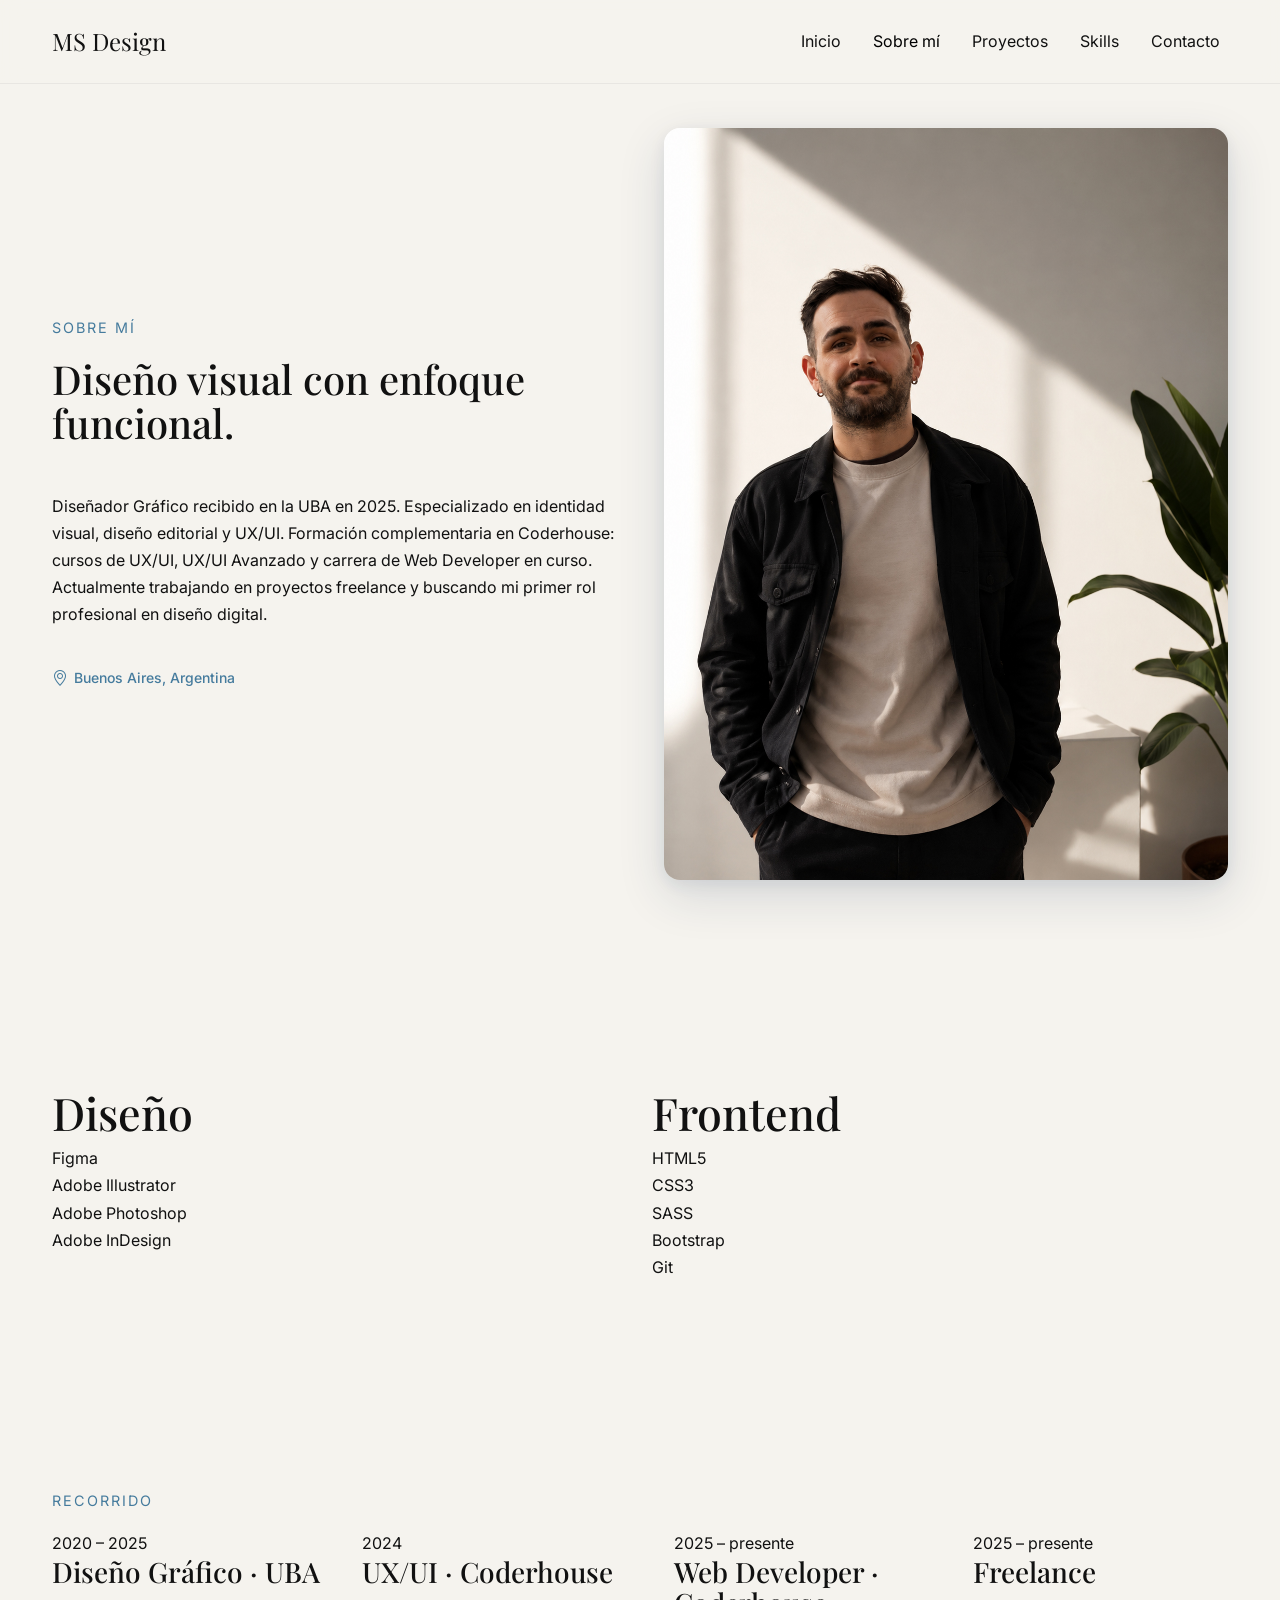
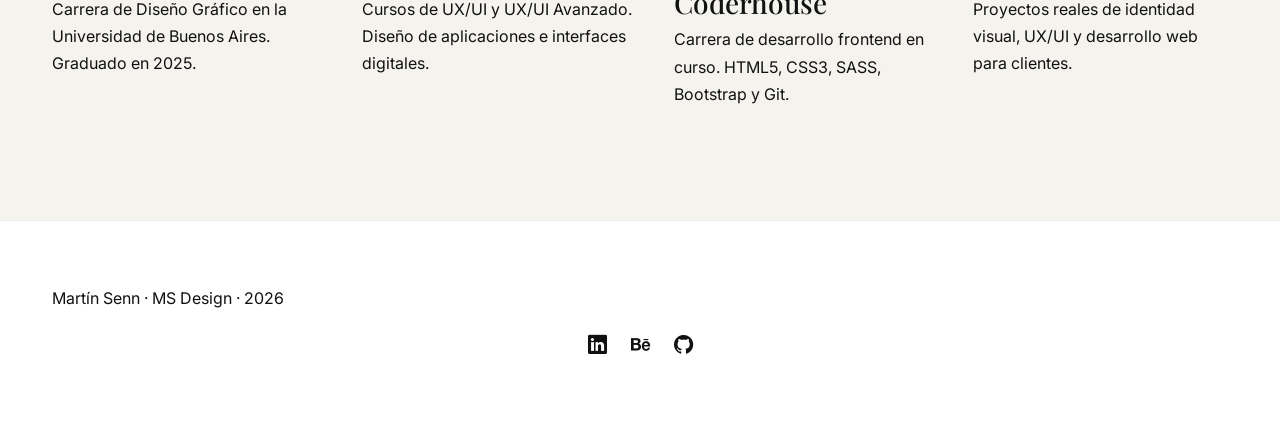
<file: MS-Design/pages/about.html>
<!DOCTYPE html>
<html lang="es">

<head>

  <meta charset="UTF-8">

  <meta
    name="viewport"
    content="width=device-width, initial-scale=1.0"
  >

  <!-- SEO -->
  <meta
    name="description"
    content="Martín Senn — Diseñador Gráfico UBA, UX/UI Designer y desarrollador frontend. Buenos Aires, Argentina."
  >

  <meta
    name="keywords"
    content="Diseño gráfico, frontend, portfolio, branding"
  >

  <meta
    name="author"
    content="MS Design"
  >

  <title>MS Design | Sobre mí</title>

  <!-- Google Fonts -->
  <link rel="preconnect" href="https://fonts.googleapis.com">

  <link
    rel="preconnect"
    href="https://fonts.gstatic.com"
    crossorigin
  >

  <link
    href="https://fonts.googleapis.com/css2?family=Inter:wght@300;400;500;600&family=Playfair+Display:wght@500;700&display=swap"
    rel="stylesheet"
  >

  <!-- Bootstrap -->
  <link
    href="https://cdn.jsdelivr.net/npm/bootstrap@5.3.7/dist/css/bootstrap.min.css"
    rel="stylesheet"
  >

  <!-- Bootstrap Icons -->
  <link
    rel="stylesheet"
    href="https://cdn.jsdelivr.net/npm/bootstrap-icons@1.13.1/font/bootstrap-icons.min.css"
  >

  <!-- AOS -->
  <link
    rel="stylesheet"
    href="https://unpkg.com/aos@2.3.1/dist/aos.css"
  >

  <!-- CSS -->
  <link
    rel="stylesheet"
    href="../assets/scss/style.css"
  >

</head>

<body>

  <!-- header -->
  <header>

    <!-- navbar -->
    <nav class="navbar navbar-expand-lg custom-navbar fixed-top">

      <div class="container">

        <!-- logo -->
        <a
          class="navbar-brand logo"
          href="../index.html"
        >
          MS Design
        </a>

        <!-- boton mobile -->
        <button
          class="navbar-toggler"
          type="button"
          data-bs-toggle="collapse"
          data-bs-target="#navbarContent"
          aria-controls="navbarContent"
          aria-expanded="false"
          aria-label="Abrir menú de navegación"
        >

          <i class="bi bi-list"></i>

        </button>

        <!-- nav -->
        <div
          class="collapse navbar-collapse justify-content-end"
          id="navbarContent"
        >

          <ul class="navbar-nav">

            <li class="nav-item">
              <a
                class="nav-link"
                href="../index.html"
              >
                Inicio
              </a>
            </li>

            <li class="nav-item">
              <a
                class="nav-link active"
                href="about.html"
              >
                Sobre mí
              </a>
            </li>

            <li class="nav-item">
              <a
                class="nav-link"
                href="projects.html"
              >
                Proyectos
              </a>
            </li>

            <li class="nav-item">
              <a
                class="nav-link"
                href="skills.html"
              >
                Skills
              </a>
            </li>

            <li class="nav-item">
              <a
                class="nav-link"
                href="contact.html"
              >
                Contacto
              </a>
            </li>

          </ul>

        </div>

      </div>

    </nav>

  </header>

  <!-- main -->
  <main>

    <!-- about -->
    <section class="about-section">

      <div class="container">

        <div class="row align-items-center g-5">

          <!-- texto -->
          <div class="col-lg-6">

            <article data-aos="fade-up">

              <p class="section-label">
                Sobre mí
              </p>

              <h1 class="section-title">
                Diseño visual con enfoque funcional.
              </h1>

              <p class="about-text">
                Diseñador Gráfico recibido en la UBA en 2025. Especializado
                en identidad visual, diseño editorial y UX/UI. Formación
                complementaria en Coderhouse: cursos de UX/UI, UX/UI Avanzado
                y carrera de Web Developer en curso. Actualmente trabajando
                en proyectos freelance y buscando mi primer rol profesional
                en diseño digital.
              </p>

              <p class="about-location">
                <i class="bi bi-geo-alt"></i> Buenos Aires, Argentina
              </p>

            </article>

          </div>

          <!-- imagen -->
          <div class="col-lg-6">

            <figure
              class="about-image-container"
              data-aos="fade-left"
            >

              <img
                src="../assets/img/profile/profile.jpg"
                alt="Retrato de Martín Senn"
                class="img-fluid about-image"
              >

            </figure>

          </div>

        </div>

      </div>

    </section>

    <!-- skills -->
    <section class="about-skills">

      <div class="container">

        <div class="row g-4">

          <!-- diseño -->
          <div class="col-md-6">

            <article class="about-card">

              <h2>Diseño</h2>

              <ul>

                <li>Figma</li>
                <li>Adobe Illustrator</li>
                <li>Adobe Photoshop</li>
                <li>Adobe InDesign</li>

              </ul>

            </article>

          </div>

          <!-- frontend -->
          <div class="col-md-6">

            <article class="about-card">

              <h2>Frontend</h2>

              <ul>

                <li>HTML5</li>
                <li>CSS3</li>
                <li>SASS</li>
                <li>Bootstrap</li>
                <li>Git</li>

              </ul>

            </article>

          </div>

        </div>

      </div>

    </section>

    <!-- timeline -->
    <section class="timeline-section">

      <div class="container">

        <p class="section-label">
          Recorrido
        </p>

        <div class="timeline">

          <article class="timeline-item">

            <span>2020 – 2025</span>

            <h3>Diseño Gráfico · UBA</h3>

            <p>
              Carrera de Diseño Gráfico en la Universidad
              de Buenos Aires. Graduado en 2025.
            </p>

          </article>

          <article class="timeline-item">

            <span>2024</span>

            <h3>UX/UI · Coderhouse</h3>

            <p>
              Cursos de UX/UI y UX/UI Avanzado.
              Diseño de aplicaciones e interfaces digitales.
            </p>

          </article>

          <article class="timeline-item">

            <span>2025 – presente</span>

            <h3>Web Developer · Coderhouse</h3>

            <p>
              Carrera de desarrollo frontend en curso.
              HTML5, CSS3, SASS, Bootstrap y Git.
            </p>

          </article>

          <article class="timeline-item">

            <span>2025 – presente</span>

            <h3>Freelance</h3>

            <p>
              Proyectos reales de identidad visual,
              UX/UI y desarrollo web para clientes.
            </p>

          </article>

        </div>

      </div>

    </section>

  </main>

  <!-- footer -->
  <footer class="footer">

    <div class="container">

      <p>
        Martín Senn · MS Design · 2026
      </p>

      <div class="social-links">

        <a
          href="https://www.linkedin.com/in/gustavo-martin-senn-642444127/"
          aria-label="LinkedIn"
          target="_blank"
          rel="noopener noreferrer"
        >
          <i class="bi bi-linkedin"></i>
        </a>

        <a
          href="https://www.behance.net/martinsenn2"
          aria-label="Behance"
          target="_blank"
          rel="noopener noreferrer"
        >
          <i class="bi bi-behance"></i>
        </a>

        <a
          href="https://github.com/MartinSennDesign"
          aria-label="GitHub"
          target="_blank"
          rel="noopener noreferrer"
        >
          <i class="bi bi-github"></i>
        </a>

      </div>

    </div>

  </footer>

  <!-- Bootstrap -->
  <script src="https://cdn.jsdelivr.net/npm/bootstrap@5.3.7/dist/js/bootstrap.bundle.min.js"></script>

  <!-- AOS -->
  <script src="https://unpkg.com/aos@2.3.1/dist/aos.js"></script>

  <!-- JS -->
  <script src="../assets/js/main.js"></script>

</body>

</html>
</file>
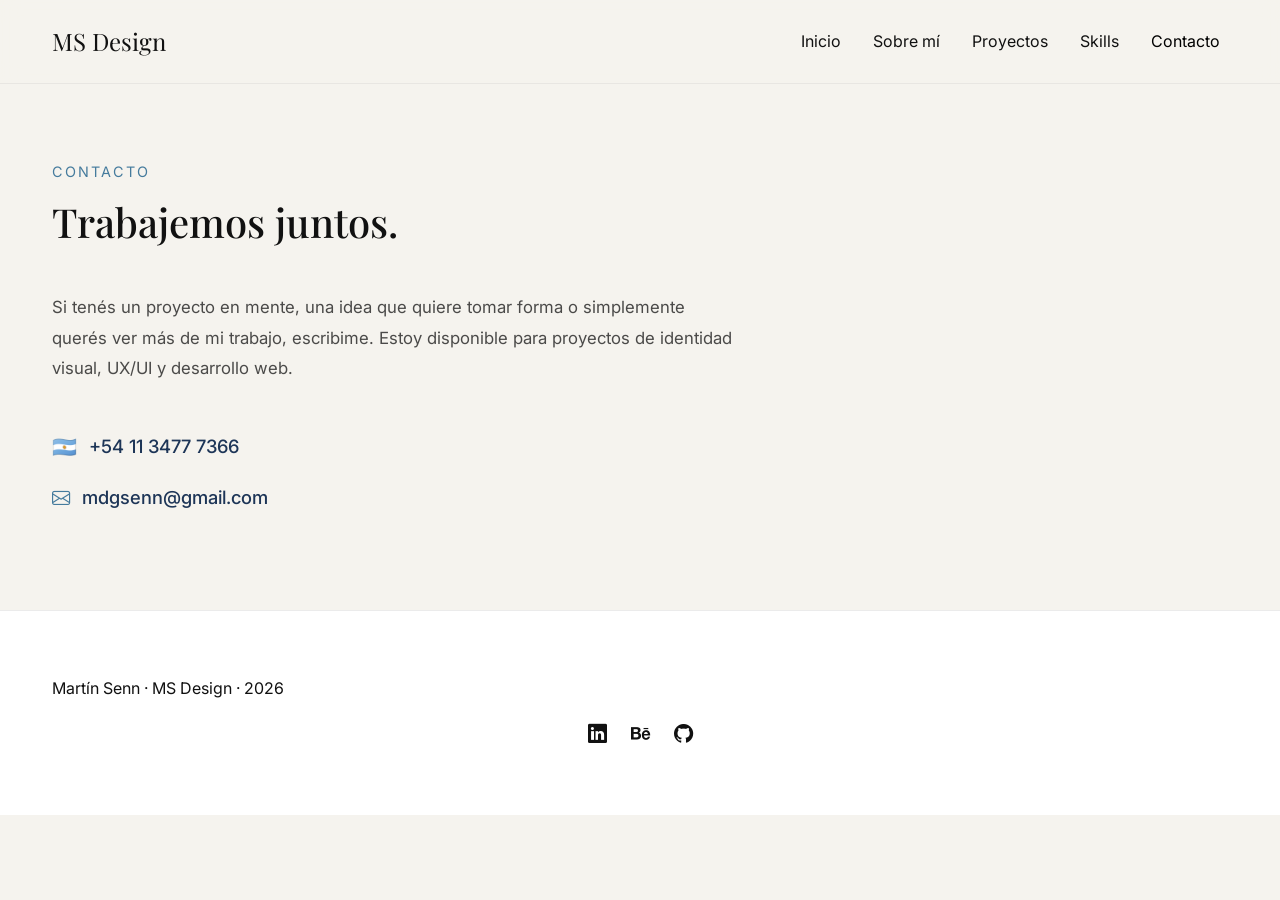
<file: MS-Design/pages/contact.html>
<!DOCTYPE html>
<html lang="es">

<head>

  <meta charset="UTF-8">

  <meta
    name="viewport"
    content="width=device-width, initial-scale=1.0"
  >

  <!-- SEO -->
  <meta
    name="description"
    content="Contactá a Martín Senn para proyectos de diseño gráfico, UX/UI e identidad visual. Buenos Aires, Argentina."
  >

  <meta
    name="keywords"
    content="Contacto, diseño gráfico, frontend, portfolio"
  >

  <meta
    name="author"
    content="MS Design"
  >

  <title>MS Design | Contacto</title>

  <!-- Google Fonts -->
  <link rel="preconnect" href="https://fonts.googleapis.com">

  <link
    rel="preconnect"
    href="https://fonts.gstatic.com"
    crossorigin
  >

  <link
    href="https://fonts.googleapis.com/css2?family=Inter:wght@300;400;500;600&family=Playfair+Display:wght@500;700&display=swap"
    rel="stylesheet"
  >

  <!-- Bootstrap -->
  <link
    href="https://cdn.jsdelivr.net/npm/bootstrap@5.3.7/dist/css/bootstrap.min.css"
    rel="stylesheet"
  >

  <!-- Bootstrap Icons -->
  <link
    rel="stylesheet"
    href="https://cdn.jsdelivr.net/npm/bootstrap-icons@1.13.1/font/bootstrap-icons.min.css"
  >

  <!-- AOS -->
  <link
    rel="stylesheet"
    href="https://unpkg.com/aos@2.3.1/dist/aos.css"
  >

  <!-- CSS -->
  <link
    rel="stylesheet"
    href="../assets/scss/style.css"
  >

</head>

<body>

  <!-- header -->
  <header>

    <!-- navbar -->
    <nav class="navbar navbar-expand-lg custom-navbar fixed-top">

      <div class="container">

        <!-- logo -->
        <a
          class="navbar-brand logo"
          href="../index.html"
        >
          MS Design
        </a>

        <!-- boton mobile -->
        <button
          class="navbar-toggler"
          type="button"
          data-bs-toggle="collapse"
          data-bs-target="#navbarContent"
          aria-controls="navbarContent"
          aria-expanded="false"
          aria-label="Abrir menú de navegación"
        >

          <i class="bi bi-list"></i>

        </button>

        <!-- nav -->
        <div
          class="collapse navbar-collapse justify-content-end"
          id="navbarContent"
        >

          <ul class="navbar-nav">

            <li class="nav-item">
              <a
                class="nav-link"
                href="../index.html"
              >
                Inicio
              </a>
            </li>

            <li class="nav-item">
              <a
                class="nav-link"
                href="about.html"
              >
                Sobre mí
              </a>
            </li>

            <li class="nav-item">
              <a
                class="nav-link"
                href="projects.html"
              >
                Proyectos
              </a>
            </li>

            <li class="nav-item">
              <a
                class="nav-link"
                href="skills.html"
              >
                Skills
              </a>
            </li>

            <li class="nav-item">
              <a
                class="nav-link active"
                href="contact.html"
              >
                Contacto
              </a>
            </li>

          </ul>

        </div>

      </div>

    </nav>

  </header>

  <!-- main -->
  <main>

    <!-- contacto -->
    <section class="contact-page">

      <div class="container">

        <article
          class="contact-info"
          data-aos="fade-up"
        >

          <p class="section-label">
            Contacto
          </p>

          <h1 class="section-title">
            Trabajemos juntos.
          </h1>

          <p class="contact-text">
            Si tenés un proyecto en mente, una idea que quiere tomar forma
            o simplemente querés ver más de mi trabajo, escribime.
            Estoy disponible para proyectos de identidad visual, UX/UI
            y desarrollo web.
          </p>

          <div class="contact-details">

            <a
              href="tel:+541134777366"
              class="contact-item"
              aria-label="Llamar a Martín Senn"
            >
              <span class="contact-flag">🇦🇷</span>
              <span>+54 11 3477 7366</span>
            </a>

            <a
              href="mailto:mdgsenn@gmail.com"
              class="contact-item"
              aria-label="Enviar mail a Martín Senn"
            >
              <i class="bi bi-envelope"></i>
              <span>mdgsenn@gmail.com</span>
            </a>

          </div>

        </article>

      </div>

    </section>

  </main>

  <!-- footer -->
  <footer class="footer">

    <div class="container">

      <p>
        Martín Senn · MS Design · 2026
      </p>

      <div class="social-links">

        <a
          href="https://www.linkedin.com/in/gustavo-martin-senn-642444127/"
          aria-label="LinkedIn"
          target="_blank"
          rel="noopener noreferrer"
        >
          <i class="bi bi-linkedin"></i>
        </a>

        <a
          href="https://www.behance.net/martinsenn2"
          aria-label="Behance"
          target="_blank"
          rel="noopener noreferrer"
        >
          <i class="bi bi-behance"></i>
        </a>

        <a
          href="https://github.com/MartinSennDesign"
          aria-label="GitHub"
          target="_blank"
          rel="noopener noreferrer"
        >
          <i class="bi bi-github"></i>
        </a>

      </div>

    </div>

  </footer>

  <!-- Bootstrap -->
  <script src="https://cdn.jsdelivr.net/npm/bootstrap@5.3.7/dist/js/bootstrap.bundle.min.js"></script>

  <!-- AOS -->
  <script src="https://unpkg.com/aos@2.3.1/dist/aos.js"></script>

  <!-- JS -->
  <script src="../assets/js/main.js"></script>

</body>

</html>
</file>
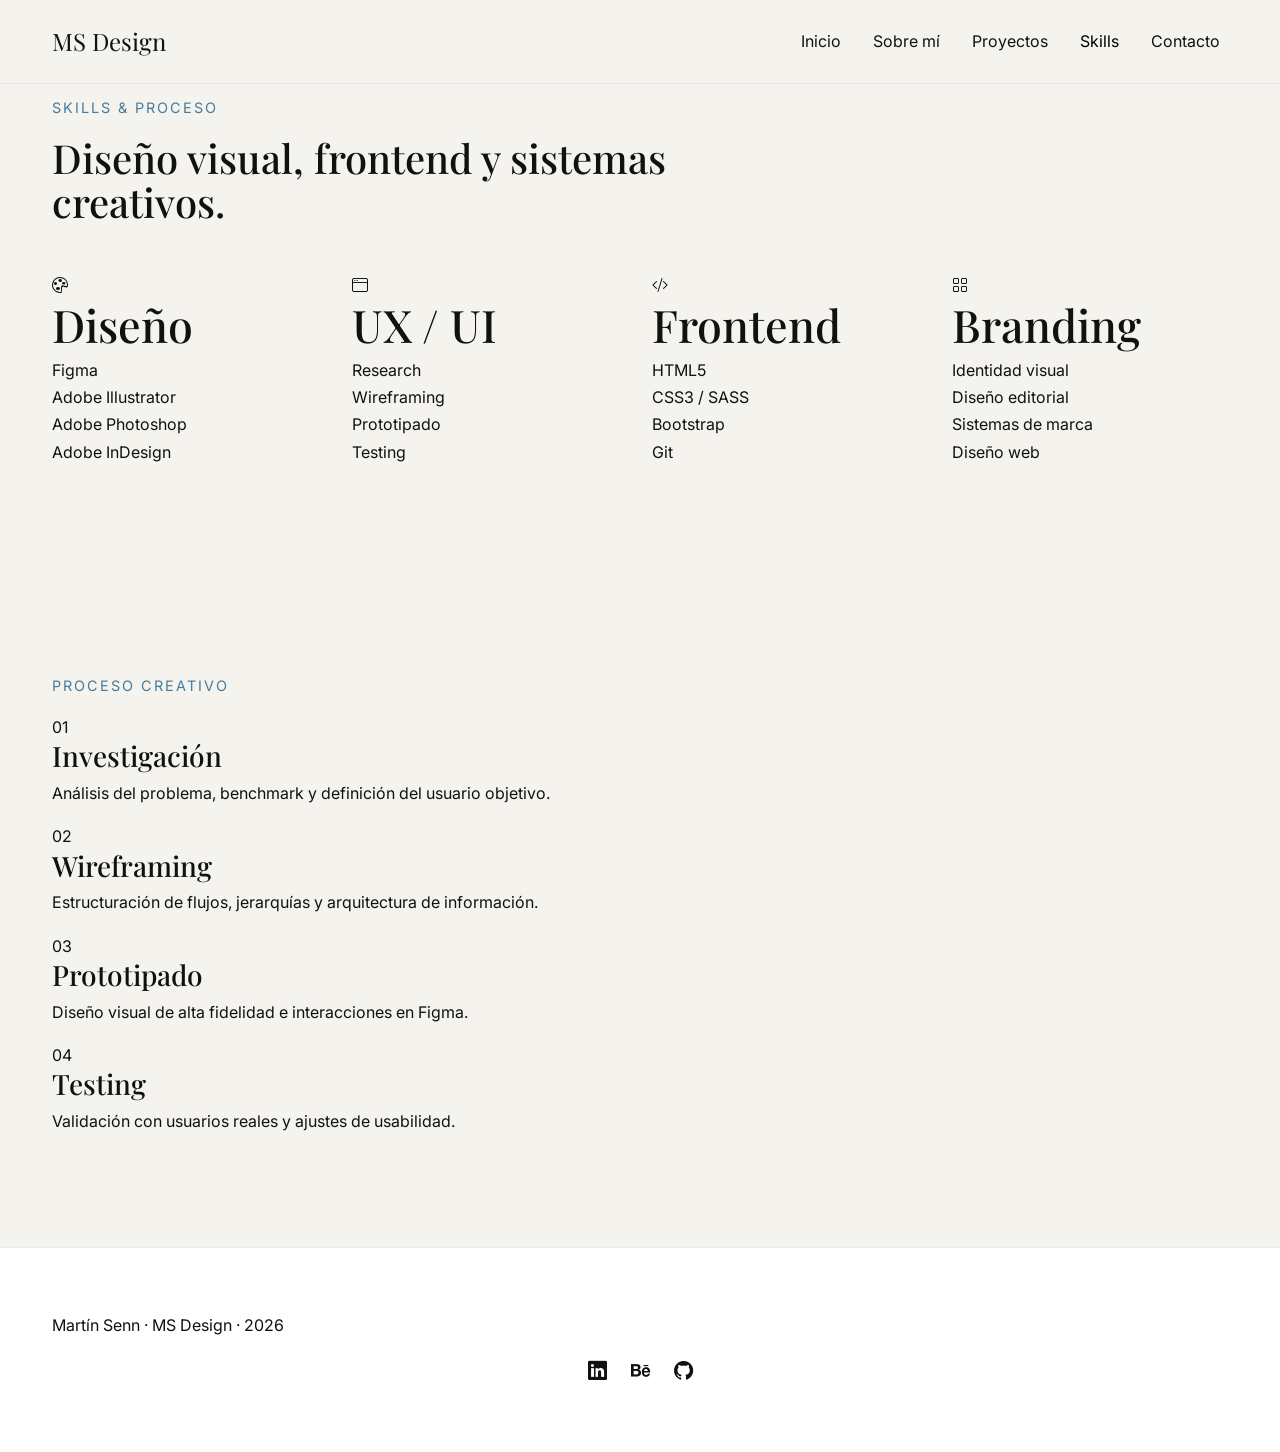
<file: MS-Design/pages/skills.html>
<!DOCTYPE html>
<html lang="es">

<head>

  <meta charset="UTF-8">

  <meta
    name="viewport"
    content="width=device-width, initial-scale=1.0"
  >

  <!-- SEO -->
  <meta
    name="description"
    content="Skills de Martín Senn: Figma, Illustrator, Photoshop, InDesign, HTML5, CSS3, SASS, Bootstrap y Git. Proceso de diseño UX/UI."
  >

  <meta
    name="keywords"
    content="Diseño gráfico, frontend, UI UX, portfolio"
  >

  <meta
    name="author"
    content="MS Design"
  >

  <title>MS Design | Skills</title>

  <!-- Google Fonts -->
  <link rel="preconnect" href="https://fonts.googleapis.com">

  <link
    rel="preconnect"
    href="https://fonts.gstatic.com"
    crossorigin
  >

  <link
    href="https://fonts.googleapis.com/css2?family=Inter:wght@300;400;500;600&family=Playfair+Display:wght@500;700&display=swap"
    rel="stylesheet"
  >

  <!-- Bootstrap -->
  <link
    href="https://cdn.jsdelivr.net/npm/bootstrap@5.3.7/dist/css/bootstrap.min.css"
    rel="stylesheet"
  >

  <!-- Bootstrap Icons -->
  <link
    rel="stylesheet"
    href="https://cdn.jsdelivr.net/npm/bootstrap-icons@1.13.1/font/bootstrap-icons.min.css"
  >

  <!-- AOS -->
  <link
    rel="stylesheet"
    href="https://unpkg.com/aos@2.3.1/dist/aos.css"
  >

  <!-- CSS -->
  <link
    rel="stylesheet"
    href="../assets/scss/style.css"
  >

</head>

<body>

  <!-- header -->
  <header>

    <!-- navbar -->
    <nav class="navbar navbar-expand-lg custom-navbar fixed-top">

      <div class="container">

        <!-- logo -->
        <a
          class="navbar-brand logo"
          href="../index.html"
        >
          MS Design
        </a>

        <!-- boton mobile -->
        <button
          class="navbar-toggler"
          type="button"
          data-bs-toggle="collapse"
          data-bs-target="#navbarContent"
          aria-controls="navbarContent"
          aria-expanded="false"
          aria-label="Abrir menú de navegación"
        >

          <i class="bi bi-list"></i>

        </button>

        <!-- nav -->
        <div
          class="collapse navbar-collapse justify-content-end"
          id="navbarContent"
        >

          <ul class="navbar-nav">

            <li class="nav-item">
              <a
                class="nav-link"
                href="../index.html"
              >
                Inicio
              </a>
            </li>

            <li class="nav-item">
              <a
                class="nav-link"
                href="about.html"
              >
                Sobre mí
              </a>
            </li>

            <li class="nav-item">
              <a
                class="nav-link"
                href="projects.html"
              >
                Proyectos
              </a>
            </li>

            <li class="nav-item">
              <a
                class="nav-link active"
                href="skills.html"
              >
                Skills
              </a>
            </li>

            <li class="nav-item">
              <a
                class="nav-link"
                href="contact.html"
              >
                Contacto
              </a>
            </li>

          </ul>

        </div>

      </div>

    </nav>

  </header>

  <!-- main -->
  <main>

    <!-- skills -->
    <section class="skills-page">

      <div class="container">

        <article
          class="skills-heading"
          data-aos="fade-up"
        >

          <p class="section-label">
            Skills & proceso
          </p>

          <h1 class="section-title">
            Diseño visual, frontend
            y sistemas creativos.
          </h1>

        </article>

        <!-- grid -->
        <div class="row g-4">

          <!-- card -->
          <div class="col-md-6 col-lg-3">

            <article
              class="skill-card"
              data-aos="fade-up"
            >

              <i class="bi bi-palette"></i>

              <h2>Diseño</h2>

              <ul>
                <li>Figma</li>
                <li>Adobe Illustrator</li>
                <li>Adobe Photoshop</li>
                <li>Adobe InDesign</li>
              </ul>

            </article>

          </div>

          <!-- card -->
          <div class="col-md-6 col-lg-3">

            <article
              class="skill-card"
              data-aos="fade-up"
              data-aos-delay="100"
            >

              <i class="bi bi-window"></i>

              <h2>UX / UI</h2>

              <ul>
                <li>Research</li>
                <li>Wireframing</li>
                <li>Prototipado</li>
                <li>Testing</li>
              </ul>

            </article>

          </div>

          <!-- card -->
          <div class="col-md-6 col-lg-3">

            <article
              class="skill-card"
              data-aos="fade-up"
              data-aos-delay="200"
            >

              <i class="bi bi-code-slash"></i>

              <h2>Frontend</h2>

              <ul>
                <li>HTML5</li>
                <li>CSS3 / SASS</li>
                <li>Bootstrap</li>
                <li>Git</li>
              </ul>

            </article>

          </div>

          <!-- card -->
          <div class="col-md-6 col-lg-3">

            <article
              class="skill-card"
              data-aos="fade-up"
              data-aos-delay="300"
            >

              <i class="bi bi-grid"></i>

              <h2>Branding</h2>

              <ul>
                <li>Identidad visual</li>
                <li>Diseño editorial</li>
                <li>Sistemas de marca</li>
                <li>Diseño web</li>
              </ul>

            </article>

          </div>

        </div>

      </div>

    </section>

    <!-- proceso -->
    <section class="process-section">

      <div class="container">

        <p class="section-label">
          Proceso creativo
        </p>

        <div class="process-grid">

          <article class="process-item">

            <span>01</span>

            <h3>Investigación</h3>

            <p>
              Análisis del problema, benchmark
              y definición del usuario objetivo.
            </p>

          </article>

          <article class="process-item">

            <span>02</span>

            <h3>Wireframing</h3>

            <p>
              Estructuración de flujos,
              jerarquías y arquitectura de información.
            </p>

          </article>

          <article class="process-item">

            <span>03</span>

            <h3>Prototipado</h3>

            <p>
              Diseño visual de alta fidelidad
              e interacciones en Figma.
            </p>

          </article>

          <article class="process-item">

            <span>04</span>

            <h3>Testing</h3>

            <p>
              Validación con usuarios reales
              y ajustes de usabilidad.
            </p>

          </article>

        </div>

      </div>

    </section>

  </main>

  <!-- footer -->
  <footer class="footer">

    <div class="container">

      <p>
        Martín Senn · MS Design · 2026
      </p>

      <div class="social-links">

        <a
          href="https://www.linkedin.com/in/gustavo-martin-senn-642444127/"
          aria-label="LinkedIn"
          target="_blank"
          rel="noopener noreferrer"
        >
          <i class="bi bi-linkedin"></i>
        </a>

        <a
          href="https://www.behance.net/martinsenn2"
          aria-label="Behance"
          target="_blank"
          rel="noopener noreferrer"
        >
          <i class="bi bi-behance"></i>
        </a>

        <a
          href="https://github.com/MartinSennDesign"
          aria-label="GitHub"
          target="_blank"
          rel="noopener noreferrer"
        >
          <i class="bi bi-github"></i>
        </a>

      </div>

    </div>

  </footer>

  <!-- Bootstrap -->
  <script src="https://cdn.jsdelivr.net/npm/bootstrap@5.3.7/dist/js/bootstrap.bundle.min.js"></script>

  <!-- AOS -->
  <script src="https://unpkg.com/aos@2.3.1/dist/aos.js"></script>

  <!-- JS -->
  <script src="../assets/js/main.js"></script>

</body>

</html>
</file>
<file: MS-Design/assets/scss/style.css>
.project-card {
  border: 1px solid #d9d9d9;
  border-radius: 18px;
  background-color: white;
  padding: 1.5rem;
}

* {
  margin: 0;
  padding: 0;
  box-sizing: border-box;
}

body {
  font-family: "Inter", sans-serif;
  line-height: 1.7;
}

h1,
h2,
h3,
h4 {
  font-family: "Playfair Display", serif;
  line-height: 1.1;
}

h1 {
  font-size: 4rem;
}

h2 {
  font-size: 2.8rem;
}

p {
  font-size: 1rem;
}

@media (max-width: 768px) {
  h1 {
    font-size: 2.8rem;
  }
  h2 {
    font-size: 2rem;
  }
}
body {
  background-color: #f5f3ee;
  color: #111111;
  font-family: "Inter", sans-serif;
  overflow-x: hidden;
}

main {
  overflow: hidden;
}

section {
  padding: 6rem 0;
}

img {
  width: 100%;
  display: block;
}

a {
  text-decoration: none;
}

ul {
  list-style: none;
  padding-left: 0;
}

.container {
  max-width: 1200px;
}

.section-label {
  font-size: 0.9rem;
  text-transform: uppercase;
  letter-spacing: 2px;
  color: #457b9d;
  margin-bottom: 1rem;
}

.section-title {
  font-size: 2.5rem;
  font-family: "Playfair Display", serif;
  margin-bottom: 3rem;
  max-width: 700px;
}

.primary-btn {
  display: inline-flex;
  align-items: center;
  justify-content: center;
  padding: 1rem 2rem;
  background-color: #1d3557;
  color: white;
  border-radius: 999px;
  transition: 0.3s ease;
  font-weight: 500;
}
.primary-btn:hover {
  background-color: #457b9d;
  transform: translateY(-2px);
}

.project-card {
  transition: 0.3s ease;
  height: 100%;
  overflow: hidden;
  background-color: white;
}
.project-card:hover {
  transform: translateY(-8px);
  box-shadow: 0 20px 40px rgba(0, 0, 0, 0.08);
}
.project-card img {
  border-radius: 18px;
  aspect-ratio: 4/5;
  object-fit: cover;
}
.project-card h3 {
  margin-top: 1.5rem;
  margin-bottom: 1rem;
  font-size: 1.5rem;
}
.project-card p {
  color: rgba(0, 0, 0, 0.7);
}

.custom-navbar {
  background-color: rgba(245, 243, 238, 0.95);
  backdrop-filter: blur(10px);
  padding: 1rem 0;
  border-bottom: 1px solid rgba(0, 0, 0, 0.05);
}

.logo {
  font-family: "Playfair Display", serif;
  font-size: 1.5rem;
  color: #111111;
}

.nav-link {
  color: #111111;
  margin-left: 1rem;
  transition: 0.3s ease;
  position: relative;
}

.nav-link:hover {
  color: #1d3557;
}

.navbar-toggler {
  border: none;
}

.navbar-toggler:focus {
  box-shadow: none;
}

input,
textarea {
  width: 100%;
  padding: 1rem;
  border: 1px solid #d9d9d9;
  border-radius: 12px;
}

.timeline {
  display: flex;
  gap: 2rem;
}

header {
  width: 100%;
}

.footer {
  padding: 4rem 0;
  border-top: 1px solid rgba(0, 0, 0, 0.08);
  background-color: white;
}

.footer p {
  margin-bottom: 1rem;
}

.grid-layout {
  display: grid;
}

.section-heading {
  margin-bottom: 4rem;
}

.hero-section {
  min-height: 100vh;
  display: flex;
  align-items: center;
  padding-top: 8rem;
  position: relative;
  overflow: hidden;
}

.hero-bg-shape {
  position: absolute;
  top: -15%;
  right: -12%;
  width: 55%;
  height: 130%;
  background-color: #1d3557;
  opacity: 0.05;
  border-radius: 0 0 0 320px;
  z-index: -2;
}

.hero-label {
  display: inline-flex;
  align-items: center;
  gap: 0.6rem;
  font-size: 0.9rem;
  text-transform: uppercase;
  letter-spacing: 2px;
  color: #457b9d;
  margin-bottom: 1.5rem;
}

.hero-status-dot {
  width: 8px;
  height: 8px;
  flex-shrink: 0;
  border-radius: 50%;
  background-color: #457b9d;
  box-shadow: 0 0 0 4px rgba(69, 123, 157, 0.18);
}

.hero-title {
  max-width: 650px;
  margin-bottom: 2rem;
}

.hero-text {
  max-width: 550px;
  margin-bottom: 2.5rem;
  font-size: 1.05rem;
}

.hero-actions {
  display: flex;
  align-items: center;
  gap: 2rem;
  flex-wrap: wrap;
}

.hero-link {
  display: inline-flex;
  align-items: center;
  gap: 0.5rem;
  color: #1d3557;
  font-weight: 500;
  border-bottom: 1px solid transparent;
  transition: 0.3s ease;
}

.hero-link:hover {
  border-bottom-color: #1d3557;
}

.hero-image-container {
  position: relative;
}

.hero-mockup {
  background-color: white;
  border-radius: 28px;
  padding: 0.75rem;
  border: 1px solid rgba(0, 0, 0, 0.08);
  box-shadow: 0 4px 16px rgba(29, 53, 87, 0.08), 0 16px 48px rgba(29, 53, 87, 0.14);
}

.hero-mockup-bar {
  display: flex;
  gap: 0.4rem;
  padding: 0.6rem 0.6rem 1rem;
}
.hero-mockup-bar span {
  width: 10px;
  height: 10px;
  border-radius: 50%;
  background-color: #d9d9d9;
}

.hero-image {
  border-radius: 18px;
  object-fit: cover;
  min-height: 460px;
}

.hero-badge {
  position: absolute;
  left: -2rem;
  bottom: 2.5rem;
  display: flex;
  align-items: center;
  gap: 0.9rem;
  background-color: white;
  padding: 1rem 1.4rem;
  border-radius: 16px;
  border: 1px solid rgba(0, 0, 0, 0.06);
  box-shadow: 0 4px 16px rgba(29, 53, 87, 0.08), 0 16px 48px rgba(29, 53, 87, 0.14);
}
.hero-badge i {
  font-size: 1.4rem;
  color: #457b9d;
}
.hero-badge strong {
  display: block;
  font-size: 1.1rem;
  font-family: "Playfair Display", serif;
}
.hero-badge span {
  font-size: 0.85rem;
  color: rgba(17, 17, 17, 0.6);
}

.hero-dot-grid {
  position: absolute;
  top: -2rem;
  right: -2rem;
  width: 90px;
  height: 90px;
  background-image: radial-gradient(rgba(29, 53, 87, 0.25) 1.5px, transparent 1.5px);
  background-size: 14px 14px;
  z-index: -1;
}

.projects-preview {
  background-color: white;
}

.project-card img {
  border-radius: 18px;
  margin-bottom: 1.5rem;
  box-shadow: 0 4px 16px rgba(29, 53, 87, 0.08), 0 16px 48px rgba(29, 53, 87, 0.14);
}

.project-card h3 {
  margin-bottom: 1rem;
}

.skills-preview article {
  background-color: white;
  padding: 2rem;
  border-radius: 24px;
  border: 1px solid rgba(0, 0, 0, 0.08);
  height: 100%;
}

.skills-preview h2 {
  margin-bottom: 2rem;
}

.skills-preview li {
  margin-bottom: 1rem;
}

.contact-preview {
  text-align: center;
}
.contact-preview article {
  max-width: 600px;
  margin: 0 auto;
}

.social-links {
  display: flex;
  justify-content: center;
  gap: 1.5rem;
  margin-top: 1rem;
}

.social-links a {
  color: #111111;
  font-size: 1.2rem;
  transition: 0.3s ease;
}

.social-links a:hover {
  color: #1d3557;
}

@media (max-width: 992px) {
  .hero-section {
    text-align: center;
    padding-top: 10rem;
  }
  .hero-title,
  .hero-text {
    margin-left: auto;
    margin-right: auto;
  }
  .hero-actions {
    justify-content: center;
  }
  .hero-image-container {
    margin-top: 4rem;
  }
  .hero-badge {
    left: 50%;
    transform: translateX(-50%);
    bottom: -1.5rem;
  }
  .hero-bg-shape {
    width: 80%;
  }
}
.hero-shape {
  position: absolute;
  width: 220px;
  height: 220px;
  background-color: rgba(69, 123, 157, 0.12);
  border-radius: 50%;
  top: -40px;
  right: -40px;
  z-index: -1;
}

.about-section {
  padding-top: 8rem;
}

.about-image {
  border-radius: 16px;
  box-shadow: 0 4px 16px rgba(29, 53, 87, 0.08), 0 16px 48px rgba(29, 53, 87, 0.14);
}

.about-location {
  display: inline-flex;
  align-items: center;
  gap: 0.4rem;
  margin-top: 1.25rem;
  font-family: "Inter", sans-serif;
  font-size: 0.875rem;
  font-weight: 500;
  color: #457b9d;
}
.about-location i {
  font-size: 1rem;
}

.projects-section {
  padding-top: 8rem;
}

.case-study-link {
  display: inline-flex;
  align-items: center;
  gap: 0.4rem;
  margin-top: 1.5rem;
  font-family: "Inter", sans-serif;
  font-size: 0.875rem;
  font-weight: 600;
  color: #1d3557;
  text-decoration: none;
  transition: 0.3s ease;
}
.case-study-link i {
  transition: 0.3s ease;
}
.case-study-link:hover {
  color: #457b9d;
  gap: 0.65rem;
}

.project-detail-hero {
  padding-top: 10rem;
  padding-bottom: 3rem;
}

.back-link {
  display: inline-flex;
  align-items: center;
  gap: 0.4rem;
  font-family: "Inter", sans-serif;
  font-size: 0.875rem;
  font-weight: 500;
  color: #457b9d;
  text-decoration: none;
  margin-bottom: 2.5rem;
  transition: 0.3s ease;
}
.back-link:hover {
  color: #1d3557;
  gap: 0.65rem;
}

.project-detail-title {
  font-family: "Playfair Display", serif;
  font-size: clamp(2.5rem, 6vw, 4.5rem);
  font-weight: 700;
  color: #1d3557;
  margin: 0.75rem 0 1rem;
  line-height: 1.05;
}

.project-detail-subtitle {
  font-size: 1.1rem;
  max-width: 600px;
  color: rgba(17, 17, 17, 0.7);
  margin-bottom: 0;
}

.project-detail-cover {
  width: 100%;
  border-radius: 8px;
  margin-top: 3rem;
  box-shadow: 0 4px 16px rgba(29, 53, 87, 0.08), 0 16px 48px rgba(29, 53, 87, 0.14);
}

.project-detail-content {
  padding-top: 0;
  padding-bottom: 2rem;
}

.project-gallery {
  padding-bottom: 2rem;
}

.gallery-img {
  border-radius: 8px;
  box-shadow: 0 4px 16px rgba(29, 53, 87, 0.08), 0 16px 48px rgba(29, 53, 87, 0.14);
  width: 100%;
}

.project-detail-actions {
  padding-top: 2rem;
  padding-bottom: 6rem;
  display: flex;
  align-items: center;
}
.project-detail-actions .container {
  display: flex;
  align-items: center;
  gap: 2rem;
  flex-wrap: wrap;
}

.projects-page {
  padding-top: 8rem;
  padding-bottom: 6rem;
}

.projects-heading {
  margin-bottom: 4rem;
}

.case-studies {
  display: flex;
  flex-direction: column;
  gap: 6rem;
}

.case-study-img {
  border-radius: 4px;
  width: 100%;
  object-fit: cover;
  box-shadow: 0 4px 16px rgba(29, 53, 87, 0.08), 0 16px 48px rgba(29, 53, 87, 0.14);
}
.case-study-title {
  font-family: "Playfair Display", serif;
  font-size: 2rem;
  font-weight: 700;
  color: #1d3557;
  margin: 0.75rem 0 1.5rem;
}
.case-study-block {
  margin-bottom: 1.25rem;
}
.case-study-block h3 {
  font-family: "Inter", sans-serif;
  font-size: 0.75rem;
  font-weight: 600;
  text-transform: uppercase;
  letter-spacing: 0.1em;
  color: #457b9d;
  margin-bottom: 0.4rem;
}
.case-study-block p {
  font-size: 0.95rem;
  line-height: 1.7;
  color: #111111;
  margin: 0;
}
.case-study-tools {
  display: flex;
  flex-wrap: wrap;
  gap: 0.5rem;
  margin-top: 1.5rem;
}
.case-study-tools span {
  font-family: "Inter", sans-serif;
  font-size: 0.75rem;
  font-weight: 500;
  color: #1d3557;
  border: 1px solid #1d3557;
  border-radius: 2px;
  padding: 0.25rem 0.65rem;
  letter-spacing: 0.05em;
}

.skills-section {
  padding-top: 8rem;
}

.contact-section {
  padding-top: 8rem;
}

.contact-page {
  padding-top: 10rem;
}

.contact-info {
  max-width: 680px;
}

.contact-text {
  font-size: 1.05rem;
  line-height: 1.8;
  color: rgba(17, 17, 17, 0.75);
  margin-bottom: 3rem;
}

.contact-details {
  display: flex;
  flex-direction: column;
  gap: 1.25rem;
}

.contact-item {
  display: inline-flex;
  align-items: center;
  gap: 0.75rem;
  font-family: "Inter", sans-serif;
  font-size: 1.15rem;
  font-weight: 500;
  color: #1d3557;
  text-decoration: none;
  transition: 0.3s ease;
}
.contact-item i {
  font-size: 1.15rem;
  color: #457b9d;
}
.contact-item .contact-flag {
  font-size: 1.25rem;
  line-height: 1;
}
.contact-item:hover {
  color: #457b9d;
  gap: 1rem;
}

/*# sourceMappingURL=style.css.map */
</file>
